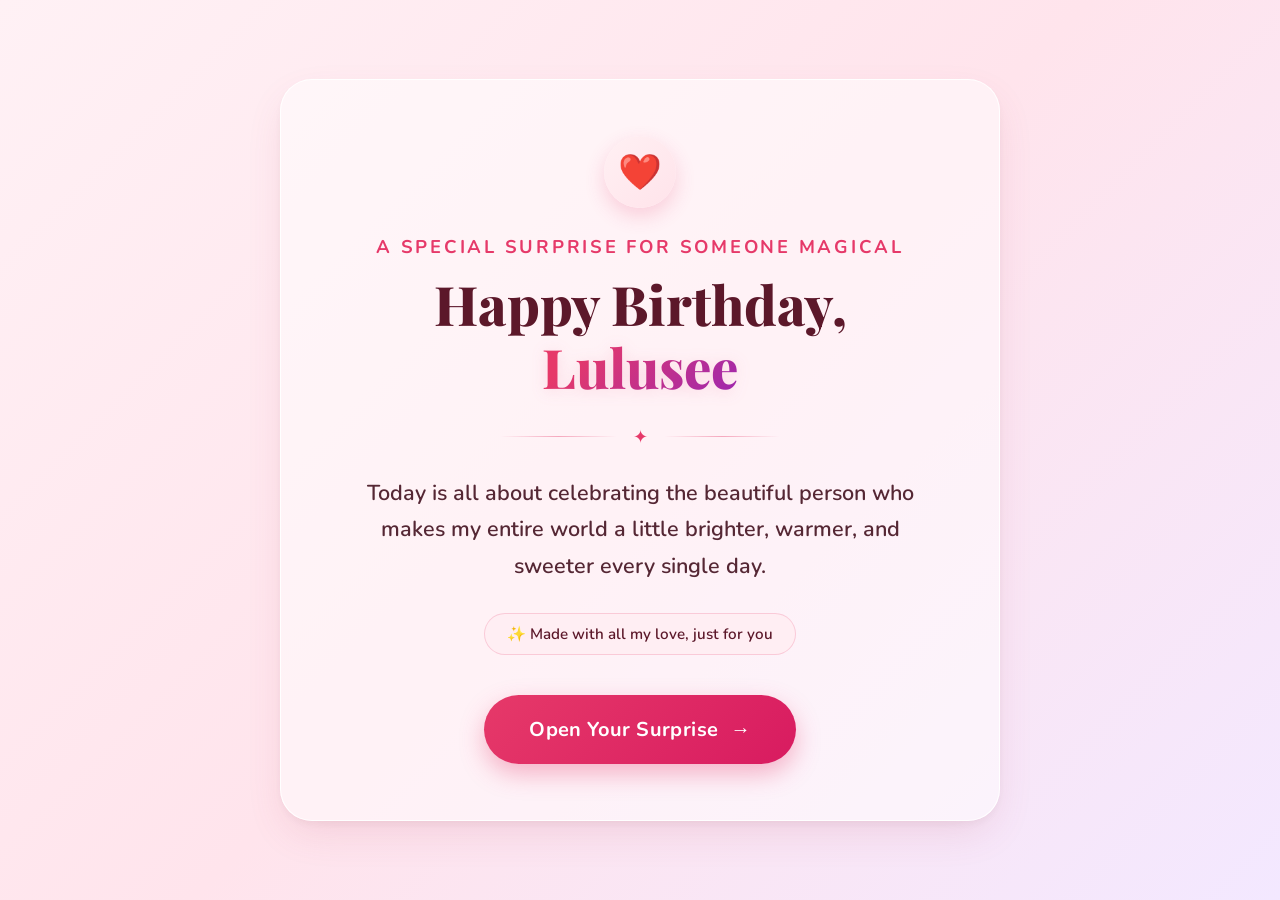
<file: index.html>
<!DOCTYPE html>
<html lang="en">
<head>
  <meta charset="UTF-8">
  <meta name="viewport" content="width=device-width, initial-scale=1.0">
  <title>Happy Birthday, Lulusee ❤️</title>
  
  <!-- Google Fonts: Elegant Serifs and Soft Display -->
  <link rel="preconnect" href="https://fonts.googleapis.com">
  <link rel="preconnect" href="https://fonts.gstatic.com" crossorigin>
  <link href="https://fonts.googleapis.com/css2?family=Cormorant+Garamond:ital,wght@0,500;0,700;1,600&family=Nunito:wght@400;600;700&family=Playfair+Display:ital,wght@0,600;0,800;1,600&display=swap" rel="stylesheet">
  
  <link rel="stylesheet" href="style.css">
</head>
<body class="page-center">

  <!-- Romantic Ambient Background Floating Hearts -->
  <div class="hearts-background" aria-hidden="true">
    <span class="heart-particle">🌸</span>
    <span class="heart-particle">💖</span>
    <span class="heart-particle">✨</span>
    <span class="heart-particle">🤍</span>
    <span class="heart-particle">💕</span>
    <span class="heart-particle">🌷</span>
    <span class="heart-particle">✨</span>
    <span class="heart-particle">💖</span>
  </div>

  <main class="container">
    <!-- Main Birthday Card -->
    <article class="glass-card card-index animate-fade-in">
      
      <!-- Decorative Floating Top Heart Badge -->
      <div class="heart-badge pulse-glow" aria-hidden="true">
        <span>❤️</span>
      </div>

      <p class="greeting-subtitle">A Special Surprise For Someone Magical</p>
      
      <!-- Her Name & Birthday Title (Easy to Edit) -->
      <h1 class="hero-title">
        Happy Birthday,<br>
        <span class="highlight-name">Lulusee</span>
      </h1>

      <div class="ornament-divider" aria-hidden="true">
        <span></span><i>✦</i><span></span>
      </div>

      <!-- Personalized Sweet Note -->
      <p class="hero-message">
        Today is all about celebrating the beautiful person who makes my entire world a little brighter, warmer, and sweeter every single day.
      </p>

      <div class="tagline-pill">
        ✨ Made with all my love, just for you
      </div>

      <!-- Large Tablet-Friendly Action Button -->
      <nav class="action-nav">
        <a href="page2.html" class="btn btn-primary btn-tablet-large pulse-button">
          Open Your Surprise <span>→</span>
        </a>
      </nav>

    </article>
  </main>

</body>
</html>
</file>
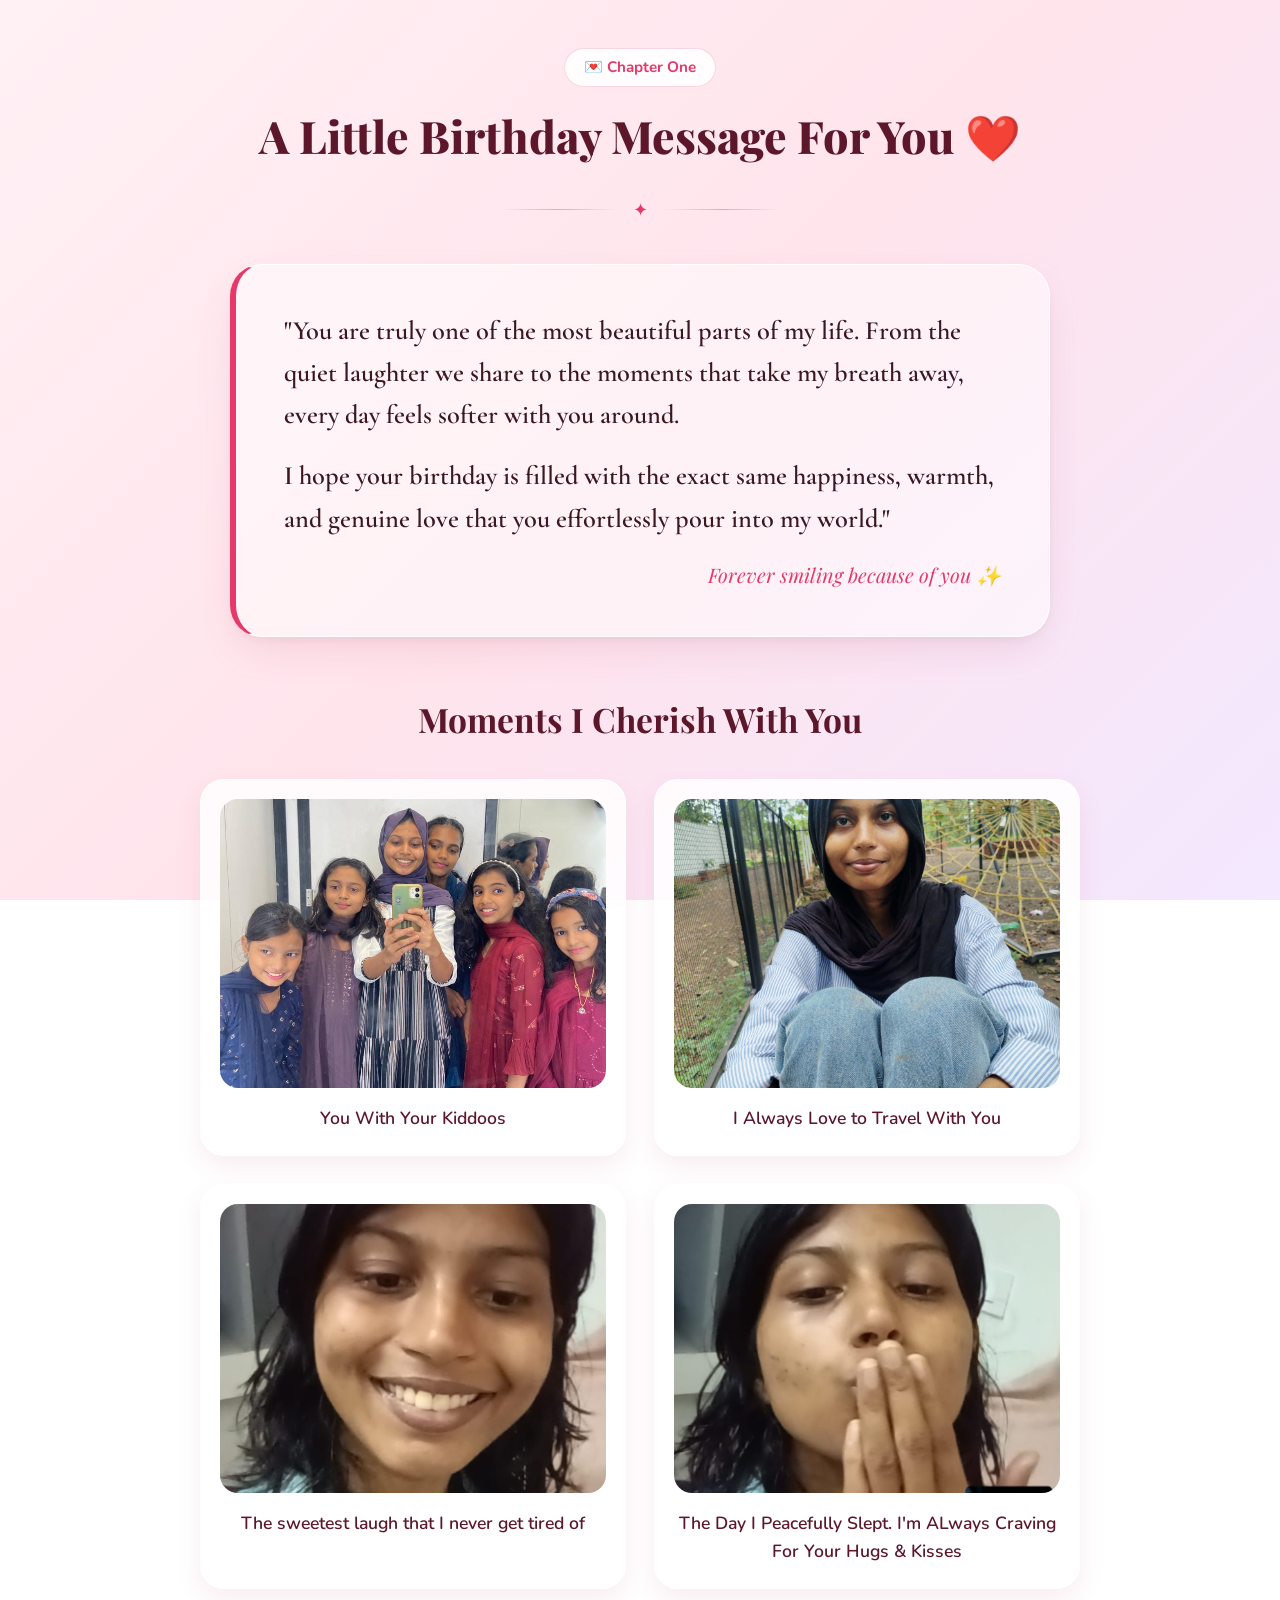
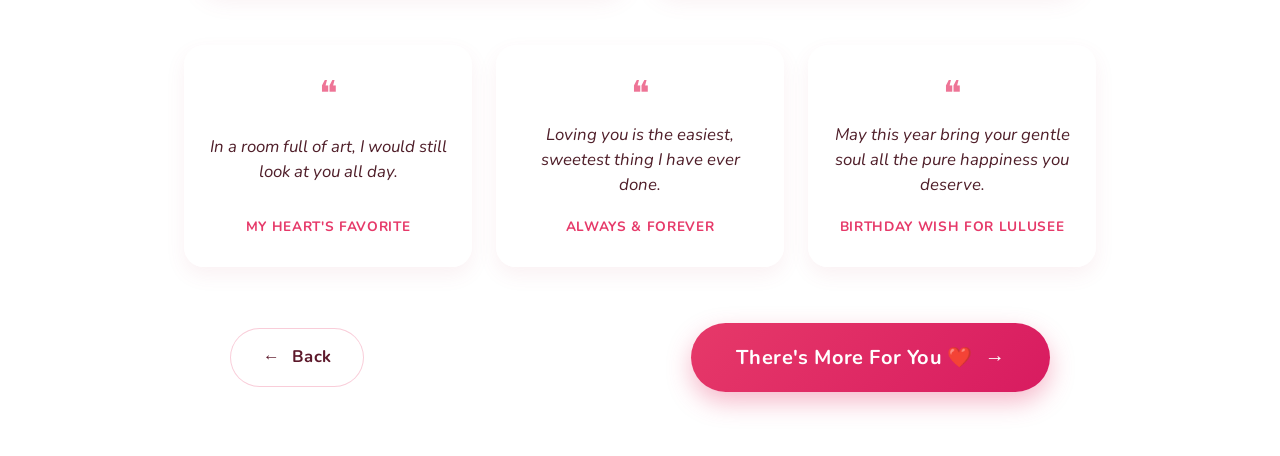
<file: page2.html>
<!DOCTYPE html>
<html lang="en">
<head>
  <meta charset="UTF-8">
  <meta name="viewport" content="width=device-width, initial-scale=1.0">
  <title>Memories & Birthday Wishes ❤️</title>
  
  <!-- Fonts -->
  <link rel="preconnect" href="https://fonts.googleapis.com">
  <link rel="preconnect" href="https://fonts.gstatic.com" crossorigin>
  <link href="https://fonts.googleapis.com/css2?family=Cormorant+Garamond:ital,wght@0,500;0,700;1,600&family=Nunito:wght@400;600;700&family=Playfair+Display:ital,wght@0,600;0,800;1,600&display=swap" rel="stylesheet">
  
  <link rel="stylesheet" href="style.css">
</head>
<body>

  <!-- Floating Hearts Background -->
  <div class="hearts-background" aria-hidden="true">
    <span class="heart-particle">✨</span>
    <span class="heart-particle">💕</span>
    <span class="heart-particle">🌸</span>
    <span class="heart-particle">💖</span>
    <span class="heart-particle">🤍</span>
    <span class="heart-particle">✨</span>
  </div>

  <main class="container page-content">
    
    <!-- Top Header -->
    <header class="page-header animate-fade-in">
      <div class="heart-mini-badge">💌 Chapter One</div>
      <h1 class="section-title">A Little Birthday Message For You <span class="heart-color">❤️</span></h1>
      <div class="ornament-divider" aria-hidden="true">
        <span></span><i>✦</i><span></span>
      </div>
    </header>

    <!-- Main Romantic Letter / Note (Easy to edit) -->
    <section class="glass-card letter-card animate-slide-up">
      <p class="letter-text">
        "You are truly one of the most beautiful parts of my life. From the quiet laughter we share to the moments that take my breath away, every day feels softer with you around.
      </p>
      <p class="letter-text">
        I hope your birthday is filled with the exact same happiness, warmth, and genuine love that you effortlessly pour into my world."
      </p>
      <div class="letter-signature">Forever smiling because of you ✨</div>
    </section>

    <!-- Photo Gallery Section -->
    <section class="gallery-section animate-slide-up">
      <h2 class="gallery-title">Moments I Cherish With You</h2>
      
      <div class="photo-grid">
        
        <!-- Photo Item 1 -->
        <div class="photo-card">
          <div class="photo-frame">
            <img src="photo1.jpeg" alt="You with your kiddoos" class="gallery-img">
            <div class="photo-overlay">
              <span class="photo-icon">🤍</span>
            </div>
          </div>
          <p class="photo-caption">You With Your Kiddoos</p>
        </div>

        <!-- Photo Item 2 -->
        <div class="photo-card">
          <div class="photo-frame">
            <img src="photo2.jpeg" alt="A lovely moment together" class="gallery-img">
            <div class="photo-overlay">
              <span class="photo-icon">✨</span>
            </div>
          </div>
          <p class="photo-caption">I Always Love to Travel With You</p>
        </div>

        <!-- Photo Item 3 -->
        <div class="photo-card">
          <div class="photo-frame">
            <img src="photo3.jpeg" alt="Beautiful day with you" class="gallery-img">
            <div class="photo-overlay">
              <span class="photo-icon">🌸</span>
            </div>
          </div>
          <p class="photo-caption">The sweetest laugh that I never get tired of</p>
        </div>

        <!-- Photo Item 4 -->
        <div class="photo-card">
          <div class="photo-frame">
            <img src="photo4.jpeg" alt="My favorite person" class="gallery-img">
            <div class="photo-overlay">
              <span class="photo-icon">💖</span>
            </div>
          </div>
          <p class="photo-caption">The Day I Peacefully Slept. I'm ALways Craving For Your Hugs & Kisses</p>
        </div>

      </div>
    </section>

    <!-- Romantic Quote Cards -->
    <section class="quotes-section">
      <div class="quote-grid">
        
        <div class="quote-card animate-slide-up">
          <div class="quote-symbol">❝</div>
          <p class="quote-body">In a room full of art, I would still look at you all day.</p>
          <span class="quote-footer">My Heart's Favorite</span>
        </div>

        <div class="quote-card animate-slide-up">
          <div class="quote-symbol">❝</div>
          <p class="quote-body">Loving you is the easiest, sweetest thing I have ever done.</p>
          <span class="quote-footer">Always & Forever</span>
        </div>

        <div class="quote-card animate-slide-up">
          <div class="quote-symbol">❝</div>
          <p class="quote-body">May this year bring your gentle soul all the pure happiness you deserve.</p>
          <span class="quote-footer">Birthday Wish for Lulusee</span>
        </div>

      </div>
    </section>

    <!-- Navigation Buttons -->
    <nav class="page-navigation animate-fade-in">
      <a href="index.html" class="btn btn-secondary">
        <span>←</span> Back
      </a>
      <a href="page3.html" class="btn btn-primary btn-tablet-large pulse-button">
        There's More For You ❤️ <span>→</span>
      </a>
    </nav>

  </main>

</body>
</html>
</file>
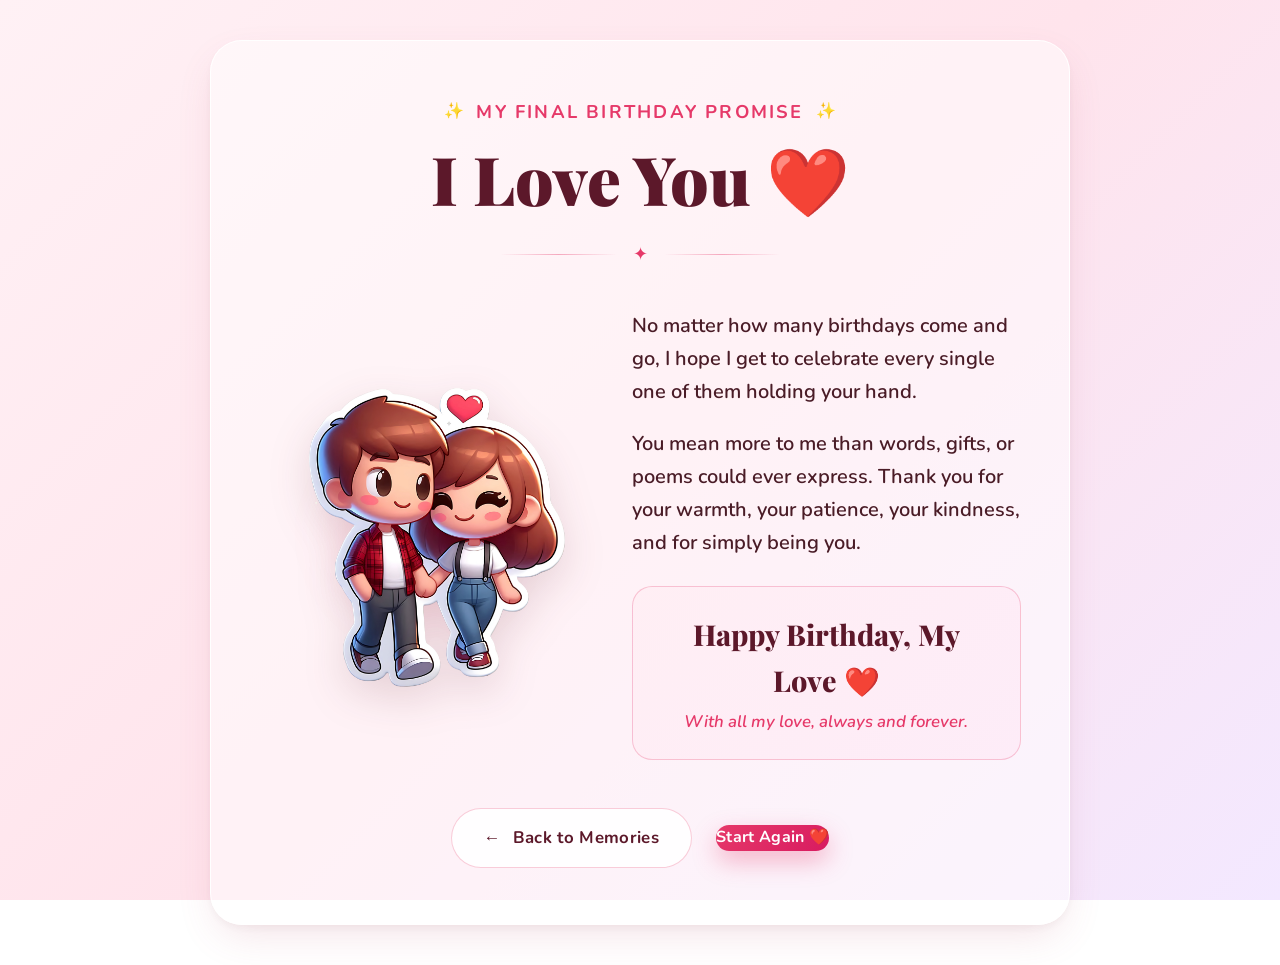
<file: page3.html>
<!DOCTYPE html>
<html lang="en">
<head>
  <meta charset="UTF-8">
  <meta name="viewport" content="width=device-width, initial-scale=1.0">
  <title>I Love You ❤️ - Happy Birthday Lulusee</title>
  
  <!-- Fonts -->
  <link rel="preconnect" href="https://fonts.googleapis.com">
  <link rel="preconnect" href="https://fonts.gstatic.com" crossorigin>
  <link href="https://fonts.googleapis.com/css2?family=Cormorant+Garamond:ital,wght@0,500;0,700;1,600&family=Nunito:wght@400;600;700&family=Playfair+Display:ital,wght@0,600;0,800;1,600&display=swap" rel="stylesheet">
  
  <link rel="stylesheet" href="style.css">
</head>
<body class="page-center">

  <!-- Ambient Floating Hearts Background -->
  <div class="hearts-background" aria-hidden="true">
    <span class="heart-particle">💖</span>
    <span class="heart-particle">🌸</span>
    <span class="heart-particle">🤍</span>
    <span class="heart-particle">✨</span>
    <span class="heart-particle">🌷</span>
    <span class="heart-particle">💕</span>
  </div>

  <main class="container">
    <article class="glass-card card-finale animate-fade-in">
      
      <!-- Top Decorative Ribbon -->
      <div class="finale-header">
        <span class="sparkle-icon">✨</span>
        <span class="finale-subtitle">My Final Birthday Promise</span>
        <span class="sparkle-icon">✨</span>
      </div>

      <!-- Main Visual Focus: I Love You -->
      <h1 class="love-hero-text pulse-text">
        I Love You <span class="heart-color">❤️</span>
      </h1>

      <div class="ornament-divider" aria-hidden="true">
        <span></span><i>✦</i><span></span>
      </div>

      <!-- Two-Column Layout for Hugging Graphic & Deep Message -->
      <div class="finale-content-grid">
        
        <!-- Hugging Couple Graphic Section -->
        <div class="hugging-wrapper">
          <div class="glow-backdrop"></div>
          <!-- Hugging PNG: Placed in "images/hugging.png" -->
          <img 
            src="hugging.png" 
            alt="Sweet Hugging Couple Illustration" 
            class="hugging-image float-animation"
          >
        </div>

        <!-- Heartfelt Message Block (Easy to edit) -->
        <div class="finale-text-block">
          <p class="final-paragraph">
            No matter how many birthdays come and go, I hope I get to celebrate every single one of them holding your hand. 
          </p>
          <p class="final-paragraph">
            You mean more to me than words, gifts, or poems could ever express. Thank you for your warmth, your patience, your kindness, and for simply being you.
          </p>
          
          <div class="final-wishes-box">
            <h2 class="final-shout">Happy Birthday, My Love ❤️</h2>
            <p class="final-subtext">With all my love, always and forever.</p>
          </div>
        </div>

      </div>

      <!-- Navigation & Action Buttons -->
      <nav class="finale-navigation">
        <a href="page2.html" class="btn btn-secondary">
          <span>←</span> Back to Memories
        </a>
        <a href="index.html" class="btn btn-primary pulse-button">
          Start Again ❤️
        </a>
      </nav>

    </article>
  </main>

</body>
</html>
</file>
<file: style.css>
/* ==========================================================================
   TABLE OF CONTENTS
   --------------------------------------------------------------------------
   1. CSS Variables & Theme (Romantic Palette)
   2. Reset & Typography
   3. Background & Ambient Floating Particles
   4. Glassmorphism Cards & Dividers
   5. Buttons & Interactive Touch Controls (Tablet Priority)
   6. Page 1: Landing Style
   7. Page 2: Letter, Gallery & Quote Cards
   8. Page 3: Finale & Hugging Graphic
   9. Pure CSS Keyframe Animations
   10. Tablet & Responsive Media Queries
   11. Accessibility (prefers-reduced-motion)
   ========================================================================== */

/* --------------------------------------------------------------------------
   1. CSS VARIABLES & THEME
   -------------------------------------------------------------------------- */
:root {
  /* Modern Romantic Palette */
  --bg-gradient-start: #fff1f5;
  --bg-gradient-mid: #ffe4ec;
  --bg-gradient-end: #f3e8ff;
  
  --primary-rose: #e63969;
  --primary-rose-hover: #cf2353;
  --primary-rose-light: #fff0f3;
  --burgundy-deep: #5c182a;
  --burgundy-text: #421822;
  --lavender-soft: #ede7f6;
  --cream-white: #ffffff;
  
  /* Glassmorphism & Shadow Accents */
  --card-bg: rgba(255, 255, 255, 0.82);
  --card-border: rgba(255, 255, 255, 0.95);
  --card-shadow: 0 16px 40px -8px rgba(189, 74, 107, 0.16),
                 0 4px 12px -2px rgba(92, 24, 42, 0.06);
  --glow-shadow: 0 0 30px rgba(230, 57, 105, 0.35);
  
  /* Typography */
  --font-serif: 'Playfair Display', 'Cormorant Garamond', Georgia, serif;
  --font-sans: 'Nunito', -apple-system, BlinkMacSystemFont, 'Segoe UI', Roboto, sans-serif;
  
  /* Transitions */
  --transition-smooth: all 0.35s cubic-bezier(0.25, 0.8, 0.25, 1);
  --transition-spring: all 0.5s cubic-bezier(0.34, 1.56, 0.64, 1);
}

/* --------------------------------------------------------------------------
   2. RESET & GLOBAL BASE
   -------------------------------------------------------------------------- */
*, *::before, *::after {
  box-sizing: border-box;
  margin: 0;
  padding: 0;
  -webkit-tap-highlight-color: transparent; /* Smooth tablet touch */
}

html {
  font-size: 16px;
  scroll-behavior: smooth;
}

body {
  font-family: var(--font-sans);
  color: var(--burgundy-text);
  min-height: 100vh;
  background: linear-gradient(135deg, var(--bg-gradient-start) 0%, var(--bg-gradient-mid) 50%, var(--bg-gradient-end) 100%);
  background-attachment: fixed;
  line-height: 1.6;
  overflow-x: hidden;
  position: relative;
}

.page-center {
  display: flex;
  align-items: center;
  justify-content: center;
  min-height: 100vh;
  padding: 2.5rem 1.5rem;
}

.container {
  width: 100%;
  max-width: 960px; /* Ideal readable width for Tablet */
  margin: 0 auto;
  position: relative;
  z-index: 2;
}

.page-content {
  padding: 3rem 1.5rem 4rem 1.5rem;
}

/* --------------------------------------------------------------------------
   3. AMBIENT FLOATING HEARTS (BACKGROUND)
   -------------------------------------------------------------------------- */
.hearts-background {
  position: fixed;
  top: 0;
  left: 0;
  width: 100%;
  height: 100%;
  overflow: hidden;
  pointer-events: none;
  z-index: 1;
}

.heart-particle {
  position: absolute;
  bottom: -40px;
  font-size: 1.4rem;
  opacity: 0.5;
  animation: floatUpward 14s infinite linear;
  user-select: none;
}

.heart-particle:nth-child(1) { left: 8%;  animation-duration: 16s; animation-delay: 0s; font-size: 1.6rem; }
.heart-particle:nth-child(2) { left: 22%; animation-duration: 12s; animation-delay: 2s; font-size: 1.2rem; }
.heart-particle:nth-child(3) { left: 38%; animation-duration: 18s; animation-delay: 4s; font-size: 1rem; }
.heart-particle:nth-child(4) { left: 55%; animation-duration: 14s; animation-delay: 1s; font-size: 1.8rem; }
.heart-particle:nth-child(5) { left: 70%; animation-duration: 13s; animation-delay: 3s; font-size: 1.4rem; }
.heart-particle:nth-child(6) { left: 86%; animation-duration: 17s; animation-delay: 5s; font-size: 1.5rem; }
.heart-particle:nth-child(7) { left: 45%; animation-duration: 19s; animation-delay: 7s; font-size: 1.1rem; }
.heart-particle:nth-child(8) { left: 93%; animation-duration: 15s; animation-delay: 6s; font-size: 1.3rem; }

/* --------------------------------------------------------------------------
   4. GLASSMORPHISM CARDS & DECORATIONS
   -------------------------------------------------------------------------- */
.glass-card {
  background: rgba(255, 255, 255, 0.5);
  backdrop-filter: none;
  -webkit-backdrop-filter: blur(14px);
  border: 1px solid var(--card-border);
  border-radius: 32px;
  box-shadow: var(--card-shadow);
  padding: 3.5rem 3rem;
  text-align: center;
  position: relative;
  transition: var(--transition-smooth);
}

.ornament-divider {
  display: flex;
  align-items: center;
  justify-content: center;
  gap: 1rem;
  margin: 1.5rem auto;
  width: 70%;
  max-width: 280px;
}

.ornament-divider span {
  flex: 1;
  height: 1.5px;
  background: linear-gradient(90deg, transparent, rgba(230, 57, 105, 0.4), transparent);
}

.ornament-divider i {
  font-style: normal;
  color: var(--primary-rose);
  font-size: 1.1rem;
}

.heart-color {
  color: var(--primary-rose);
  display: inline-block;
}

/* --------------------------------------------------------------------------
   5. BUTTONS (TABLET COMFORT & TAP SIZES)
   -------------------------------------------------------------------------- */
.btn {
  display: inline-flex;
  align-items: center;
  justify-content: center;
  gap: 0.75rem;
  text-decoration: none;
  font-family: var(--font-sans);
  font-weight: 700;
  letter-spacing: 0.02em;
  border-radius: 50px;
  transition: var(--transition-spring);
  cursor: pointer;
  border: none;
  text-align: center;
}

/* Big tap area for fingers on tablet */
.btn-tablet-large {
  padding: 1.15rem 2.8rem;
  font-size: 1.25rem;
  min-height: 60px;
}

.btn-primary {
  background: linear-gradient(135deg, var(--primary-rose) 0%, #d81b60 100%);
  color: #ffffff;
  box-shadow: 0 10px 24px rgba(230, 57, 105, 0.35);
}

.btn-primary:hover,
.btn-primary:focus-visible {
  transform: translateY(-4px) scale(1.02);
  box-shadow: 0 14px 28px rgba(230, 57, 105, 0.45);
  color: #ffffff;
}

.btn-primary:active {
  transform: translateY(-1px) scale(0.99);
}

.btn-secondary {
  background: rgba(255, 255, 255, 0.9);
  color: var(--burgundy-deep);
  border: 1px solid rgba(230, 57, 105, 0.25);
  padding: 0.95rem 2rem;
  font-size: 1.05rem;
  min-height: 54px;
}

.btn-secondary:hover,
.btn-secondary:focus-visible {
  background: #ffffff;
  border-color: var(--primary-rose);
  transform: translateY(-3px);
  box-shadow: 0 8px 18px rgba(92, 24, 42, 0.08);
}

.btn-secondary:active {
  transform: translateY(0);
}

/* --------------------------------------------------------------------------
   6. PAGE 1: INDEX / SURPRISE CARD
   -------------------------------------------------------------------------- */
.card-index {
  max-width: 720px;
  margin: 0 auto;
}

.heart-badge {
  width: 72px;
  height: 72px;
  background: linear-gradient(135deg, #fff0f3 0%, #ffe3ea 100%);
  border-radius: 50%;
  display: flex;
  align-items: center;
  justify-content: center;
  margin: 0 auto 1.5rem auto;
  box-shadow: 0 8px 20px rgba(230, 57, 105, 0.2);
  font-size: 2.2rem;
}

.greeting-subtitle {
  font-size: 1.15rem;
  text-transform: uppercase;
  letter-spacing: 0.15em;
  font-weight: 700;
  color: var(--primary-rose);
  margin-bottom: 0.75rem;
}

.hero-title {
  font-family: var(--font-serif);
  font-size: 3.4rem;
  font-weight: 800;
  line-height: 1.15;
  color: var(--burgundy-deep);
  margin-bottom: 0.5rem;
}

.highlight-name {
  background: linear-gradient(135deg, var(--primary-rose) 20%, #9c27b0 100%);
  -webkit-background-clip: text;
  -webkit-text-fill-color: transparent;
  display: inline-block;
  position: relative;
  filter: drop-shadow(0 2px 8px rgba(230, 57, 105, 0.15));
}

.hero-message {
  font-size: 1.35rem;
  color: #552734;
  line-height: 1.7;
  max-width: 580px;
  margin: 1.5rem auto 1.75rem auto;
  font-weight: 600;
}

.tagline-pill {
  display: inline-block;
  background: rgba(255, 238, 243, 0.85);
  border: 1px solid rgba(230, 57, 105, 0.2);
  padding: 0.5rem 1.4rem;
  border-radius: 30px;
  font-size: 0.95rem;
  color: var(--burgundy-deep);
  font-weight: 600;
  margin-bottom: 2.5rem;
}

.action-nav {
  display: flex;
  justify-content: center;
}

/* --------------------------------------------------------------------------
   7. PAGE 2: MEMORIES & WISHES
   -------------------------------------------------------------------------- */
.page-header {
  text-align: center;
  margin-bottom: 2.5rem;
}

.heart-mini-badge {
  display: inline-block;
  padding: 0.4rem 1.2rem;
  background: rgba(255, 255, 255, 0.9);
  border-radius: 20px;
  font-size: 0.95rem;
  font-weight: 700;
  color: var(--primary-rose);
  border: 1px solid rgba(230, 57, 105, 0.2);
  margin-bottom: 0.8rem;
}

.section-title {
  font-family: var(--font-serif);
  font-size: 2.8rem;
  color: var(--burgundy-deep);
  font-weight: 800;
}

.letter-card {
  max-width: 820px;
  margin: 0 auto 3.5rem auto;
  padding: 2.8rem 3rem;
  border-left: 6px solid var(--primary-rose);
  text-align: left;
}

.letter-text {
  font-family: 'Cormorant Garamond', Georgia, serif;
  font-size: 1.65rem;
  line-height: 1.6;
  color: #3b1720;
  margin-bottom: 1.2rem;
  font-weight: 600;
}

.letter-signature {
  text-align: right;
  font-family: var(--font-serif);
  font-size: 1.25rem;
  font-style: italic;
  color: var(--primary-rose);
  margin-top: 1rem;
}

/* Gallery Section */
.gallery-section {
  margin-bottom: 3.5rem;
}

.gallery-title {
  text-align: center;
  font-family: var(--font-serif);
  font-size: 2.1rem;
  color: var(--burgundy-deep);
  margin-bottom: 2rem;
}

.photo-grid {
  display: grid;
  grid-template-columns: repeat(2, 1fr); /* 2x2 grid fits tablets beautifully */
  gap: 1.75rem;
  max-width: 880px;
  margin: 0 auto;
}

.photo-card {
  background: rgba(255, 255, 255, 0.85);
  border: 1px solid var(--card-border);
  border-radius: 24px;
  padding: 1.2rem 1.2rem 1.4rem 1.2rem;
  box-shadow: 0 10px 24px rgba(189, 74, 107, 0.1);
  transition: var(--transition-smooth);
}

.photo-card:hover {
  transform: translateY(-6px);
  box-shadow: 0 18px 32px rgba(189, 74, 107, 0.18);
}

.photo-frame {
  position: relative;
  width: 100%;
  aspect-ratio: 4 / 3;
  border-radius: 18px;
  overflow: hidden;
  background-color: #f7dbe3;
}

.gallery-img {
  width: 100%;
  height: 100%;
  object-fit: cover;
  display: block;
  transition: transform 0.6s cubic-bezier(0.25, 0.8, 0.25, 1);
}

.photo-card:hover .gallery-img {
  transform: scale(1.06);
}

.photo-overlay {
  position: absolute;
  inset: 0;
  background: linear-gradient(180deg, transparent 60%, rgba(92, 24, 42, 0.4) 100%);
  opacity: 0;
  display: flex;
  align-items: flex-end;
  justify-content: flex-end;
  padding: 1rem;
  transition: opacity 0.3s ease;
}

.photo-card:hover .photo-overlay {
  opacity: 1;
}

.photo-icon {
  font-size: 1.5rem;
  filter: drop-shadow(0 2px 4px rgba(0,0,0,0.3));
}

.photo-caption {
  margin-top: 1rem;
  font-size: 1.1rem;
  font-weight: 600;
  text-align: center;
  color: var(--burgundy-deep);
}

/* Quote Cards */
.quotes-section {
  margin-bottom: 3.5rem;
}

.quote-grid {
  display: grid;
  grid-template-columns: repeat(3, 1fr);
  gap: 1.5rem;
}

.quote-card {
  background: rgba(255, 255, 255, 0.8);
  border: 1px solid rgba(255, 255, 255, 0.95);
  border-radius: 20px;
  padding: 1.75rem 1.5rem;
  text-align: center;
  box-shadow: 0 8px 20px rgba(189, 74, 107, 0.08);
  transition: var(--transition-smooth);
  display: flex;
  flex-direction: column;
  justify-content: space-between;
}

.quote-card:hover {
  transform: translateY(-5px);
  background: #ffffff;
  box-shadow: 0 14px 28px rgba(230, 57, 105, 0.16);
}

.quote-symbol {
  font-family: var(--font-serif);
  font-size: 2.2rem;
  line-height: 1;
  color: var(--primary-rose);
  opacity: 0.7;
}

.quote-body {
  font-size: 1.05rem;
  font-style: italic;
  color: #4f1e29;
  margin: 0.8rem 0 1.2rem 0;
  line-height: 1.5;
}

.quote-footer {
  font-size: 0.85rem;
  font-weight: 700;
  text-transform: uppercase;
  letter-spacing: 0.05em;
  color: var(--primary-rose);
}

/* Page Navigation bar */
.page-navigation {
  display: flex;
  align-items: center;
  justify-content: space-between;
  gap: 1.5rem;
  max-width: 820px;
  margin: 0 auto;
}

/* --------------------------------------------------------------------------
   8. PAGE 3: FINALE & HUGGING GRAPHIC
   -------------------------------------------------------------------------- */
.card-finale {
  max-width: 860px;
  margin: 0 auto;
  padding: 3.5rem 3rem;
}

.finale-header {
  display: flex;
  align-items: center;
  justify-content: center;
  gap: 0.75rem;
  margin-bottom: 1rem;
}

.finale-subtitle {
  font-size: 1.15rem;
  font-weight: 700;
  letter-spacing: 0.12em;
  text-transform: uppercase;
  color: var(--primary-rose);
}

.love-hero-text {
  font-family: var(--font-serif);
  font-size: 4.2rem;
  font-weight: 900;
  color: var(--burgundy-deep);
  line-height: 1.1;
  margin-bottom: 0.5rem;
}

.finale-content-grid {
  display: grid;
  grid-template-columns: 1fr 1.2fr;
  align-items: center;
  gap: 3rem;
  margin: 2.5rem 0 3rem 0;
  text-align: left;
}

/* Hugging Image Floating Container */
.hugging-wrapper {
  position: relative;
  display: flex;
  align-items: center;
  justify-content: center;
}

.glow-backdrop {
  position: absolute;
  width: 220px;
  height: 220px;
  background: radial-gradient(circle, rgba(230, 57, 105, 0.25) 0%, transparent 70%);
  border-radius: 50%;
  filter: blur(16px);
  z-index: 1;
}

.hugging-image {
  position: relative;
  z-index: 2;
  width: 100%;
  max-width: 320px;
  height: auto;
  display: block;
  filter: drop-shadow(0 14px 20px rgba(92, 24, 42, 0.15));
}

.finale-text-block {
  display: flex;
  flex-direction: column;
  gap: 1.2rem;
}

.final-paragraph {
  font-size: 1.25rem;
  color: #4a1c27;
  line-height: 1.65;
  font-weight: 600;
}

.final-wishes-box {
  background: linear-gradient(135deg, rgba(255, 238, 243, 0.9) 0%, rgba(253, 235, 247, 0.9) 100%);
  border: 1px solid rgba(230, 57, 105, 0.25);
  border-radius: 20px;
  padding: 1.5rem 1.75rem;
  margin-top: 0.5rem;
  text-align: center;
}

.final-shout {
  font-family: var(--font-serif);
  font-size: 1.8rem;
  color: var(--burgundy-deep);
  font-weight: 800;
  margin-bottom: 0.35rem;
}

.final-subtext {
  font-size: 1.05rem;
  font-style: italic;
  color: var(--primary-rose);
  font-weight: 600;
}

.finale-navigation {
  display: flex;
  align-items: center;
  justify-content: center;
  gap: 1.5rem;
  margin-top: 1.5rem;
}

/* --------------------------------------------------------------------------
   9. KEYFRAME ANIMATIONS (CSS ONLY)
   -------------------------------------------------------------------------- */
@keyframes floatUpward {
  0% {
    transform: translateY(0) rotate(0deg) scale(0.9);
    opacity: 0;
  }
  15% {
    opacity: 0.6;
  }
  85% {
    opacity: 0.6;
  }
  100% {
    transform: translateY(-110vh) rotate(360deg) scale(1.15);
    opacity: 0;
  }
}

@keyframes gentlePulse {
  0%, 100% {
    transform: scale(1);
  }
  50% {
    transform: scale(1.06);
  }
}

@keyframes softFloat {
  0%, 100% {
    transform: translateY(0);
  }
  50% {
    transform: translateY(-12px);
  }
}

@keyframes glowPulse {
  0%, 100% {
    box-shadow: 0 8px 20px rgba(230, 57, 105, 0.25);
  }
  50% {
    box-shadow: 0 12px 30px rgba(230, 57, 105, 0.55);
  }
}

@keyframes fadeIn {
  from {
    opacity: 0;
    transform: translateY(18px);
  }
  to {
    opacity: 1;
    transform: translateY(0);
  }
}

/* Animation Utility Classes */
.animate-fade-in {
  animation: fadeIn 0.9s cubic-bezier(0.16, 1, 0.3, 1) forwards;
}

.animate-slide-up {
  animation: fadeIn 1s cubic-bezier(0.16, 1, 0.3, 1) forwards;
}

.pulse-glow {
  animation: gentlePulse 3s infinite ease-in-out, glowPulse 3s infinite ease-in-out;
}

.pulse-text {
  animation: gentlePulse 3.5s infinite ease-in-out;
}

.float-animation {
  animation: softFloat 4.5s infinite ease-in-out;
}

.pulse-button {
  transition: transform 0.3s cubic-bezier(0.34, 1.56, 0.64, 1), box-shadow 0.3s ease;
}

/* --------------------------------------------------------------------------
   10. TABLET & RESPONSIVE BREAKPOINTS
   -------------------------------------------------------------------------- */

/* TABLET STYLING (Primary Target: 768px to 1024px) */
@media (min-width: 768px) and (max-width: 1024px) {
  .hero-title {
    font-size: 3.8rem;
  }
  
  .hero-message {
    font-size: 1.45rem;
    max-width: 640px;
  }

  .photo-grid {
    grid-template-columns: repeat(2, 1fr);
    gap: 2rem;
  }

  .letter-text {
    font-size: 1.75rem;
  }

  .btn-tablet-large {
    font-size: 1.35rem;
    padding: 1.3rem 3.2rem;
  }

  .love-hero-text {
    font-size: 4.6rem;
  }
}

/* Tablet Landscape Mode Orientation */
@media (max-height: 820px) and (orientation: landscape) {
  .page-center {
    padding: 2rem 1.5rem;
    min-height: auto;
  }
  
  .card-index, .card-finale {
    padding: 2.2rem 2.5rem;
  }

  .hero-title {
    font-size: 2.8rem;
  }

  .hugging-image {
    max-width: 240px;
  }
}

/* MOBILE FALLBACK (Below 768px) */
@media (max-width: 767px) {
  .glass-card {
    padding: 2.5rem 1.5rem;
    border-radius: 24px;
  }

  .hero-title {
    font-size: 2.5rem;
  }

  .hero-message {
    font-size: 1.15rem;
  }

  .btn-tablet-large {
    font-size: 1.15rem;
    padding: 1rem 2rem;
    width: 100%;
  }

  .photo-grid {
    grid-template-columns: 1fr;
    gap: 1.5rem;
  }

  .quote-grid {
    grid-template-columns: 1fr;
    gap: 1.25rem;
  }

  .finale-content-grid {
    grid-template-columns: 1fr;
    gap: 2rem;
    text-align: center;
  }

  .hugging-image {
    max-width: 230px;
    margin: 0 auto;
  }

  .page-navigation, .finale-navigation {
    flex-direction: column-reverse;
    gap: 1rem;
    width: 100%;
  }

  .page-navigation .btn, .finale-navigation .btn {
    width: 100%;
  }

  .love-hero-text {
    font-size: 3.2rem;
  }

  .letter-card {
    padding: 2rem 1.5rem;
  }

  .letter-text {
    font-size: 1.35rem;
  }
}

/* DESKTOP ENHANCEMENT (Above 1024px) */
@media (min-width: 1025px) {
  .glass-card:hover {
    box-shadow: 0 20px 48px -10px rgba(189, 74, 107, 0.22);
  }
}

/* --------------------------------------------------------------------------
   11. ACCESSIBILITY
   -------------------------------------------------------------------------- */
@media (prefers-reduced-motion: reduce) {
  *, *::before, *::after {
    animation-duration: 0.01ms !important;
    animation-iteration-count: 1 !important;
    transition-duration: 0.01ms !important;
    scroll-behavior: auto !important;
  }
  
  .heart-particle {
    display: none;
  }
}
</file>
